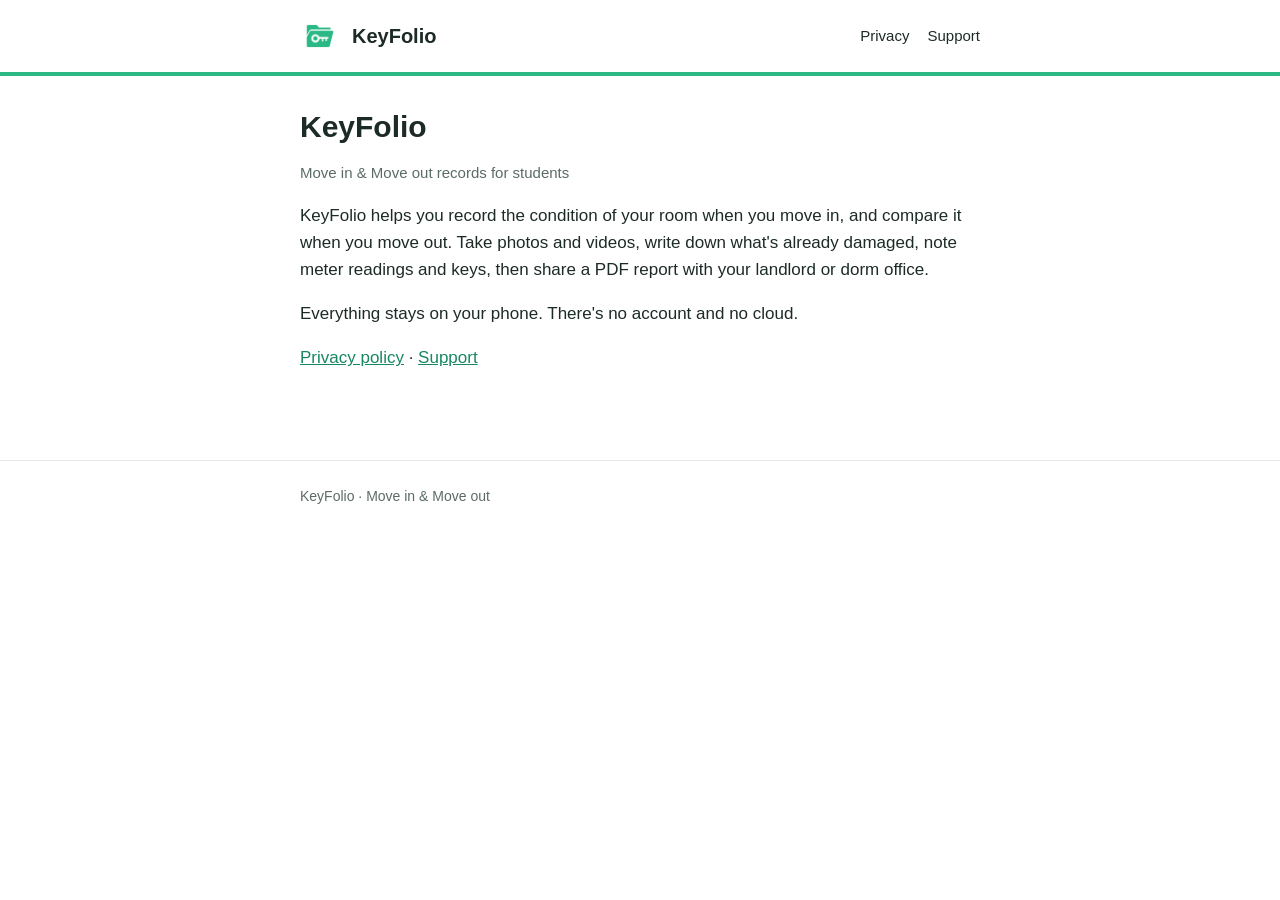
<file: index.html>
<!doctype html>
<html lang="en">
<head>
<meta charset="utf-8">
<meta name="viewport" content="width=device-width, initial-scale=1">
<title>KeyFolio</title>
<link rel="icon" href="icon.png">
<link rel="stylesheet" href="style.css">
</head>
<body>
<header><div class="wrap"><img src="icon.png" alt=""><a href="./">KeyFolio</a>
<nav><a href="privacy.html">Privacy</a><a href="support.html">Support</a></nav></div></header>
<main class="wrap">
<h1>KeyFolio</h1>
<p class="muted">Move in &amp; Move out records for students</p>
<p>KeyFolio helps you record the condition of your room when you move in, and compare it when you move out. Take photos and videos, write down what's already damaged, note meter readings and keys, then share a PDF report with your landlord or dorm office.</p>
<p>Everything stays on your phone. There's no account and no cloud.</p>
<p><a href="privacy.html">Privacy policy</a> &middot; <a href="support.html">Support</a></p>
</main>
<footer><div class="wrap">KeyFolio &middot; Move in &amp; Move out</div></footer>
</body>
</html>
</file>
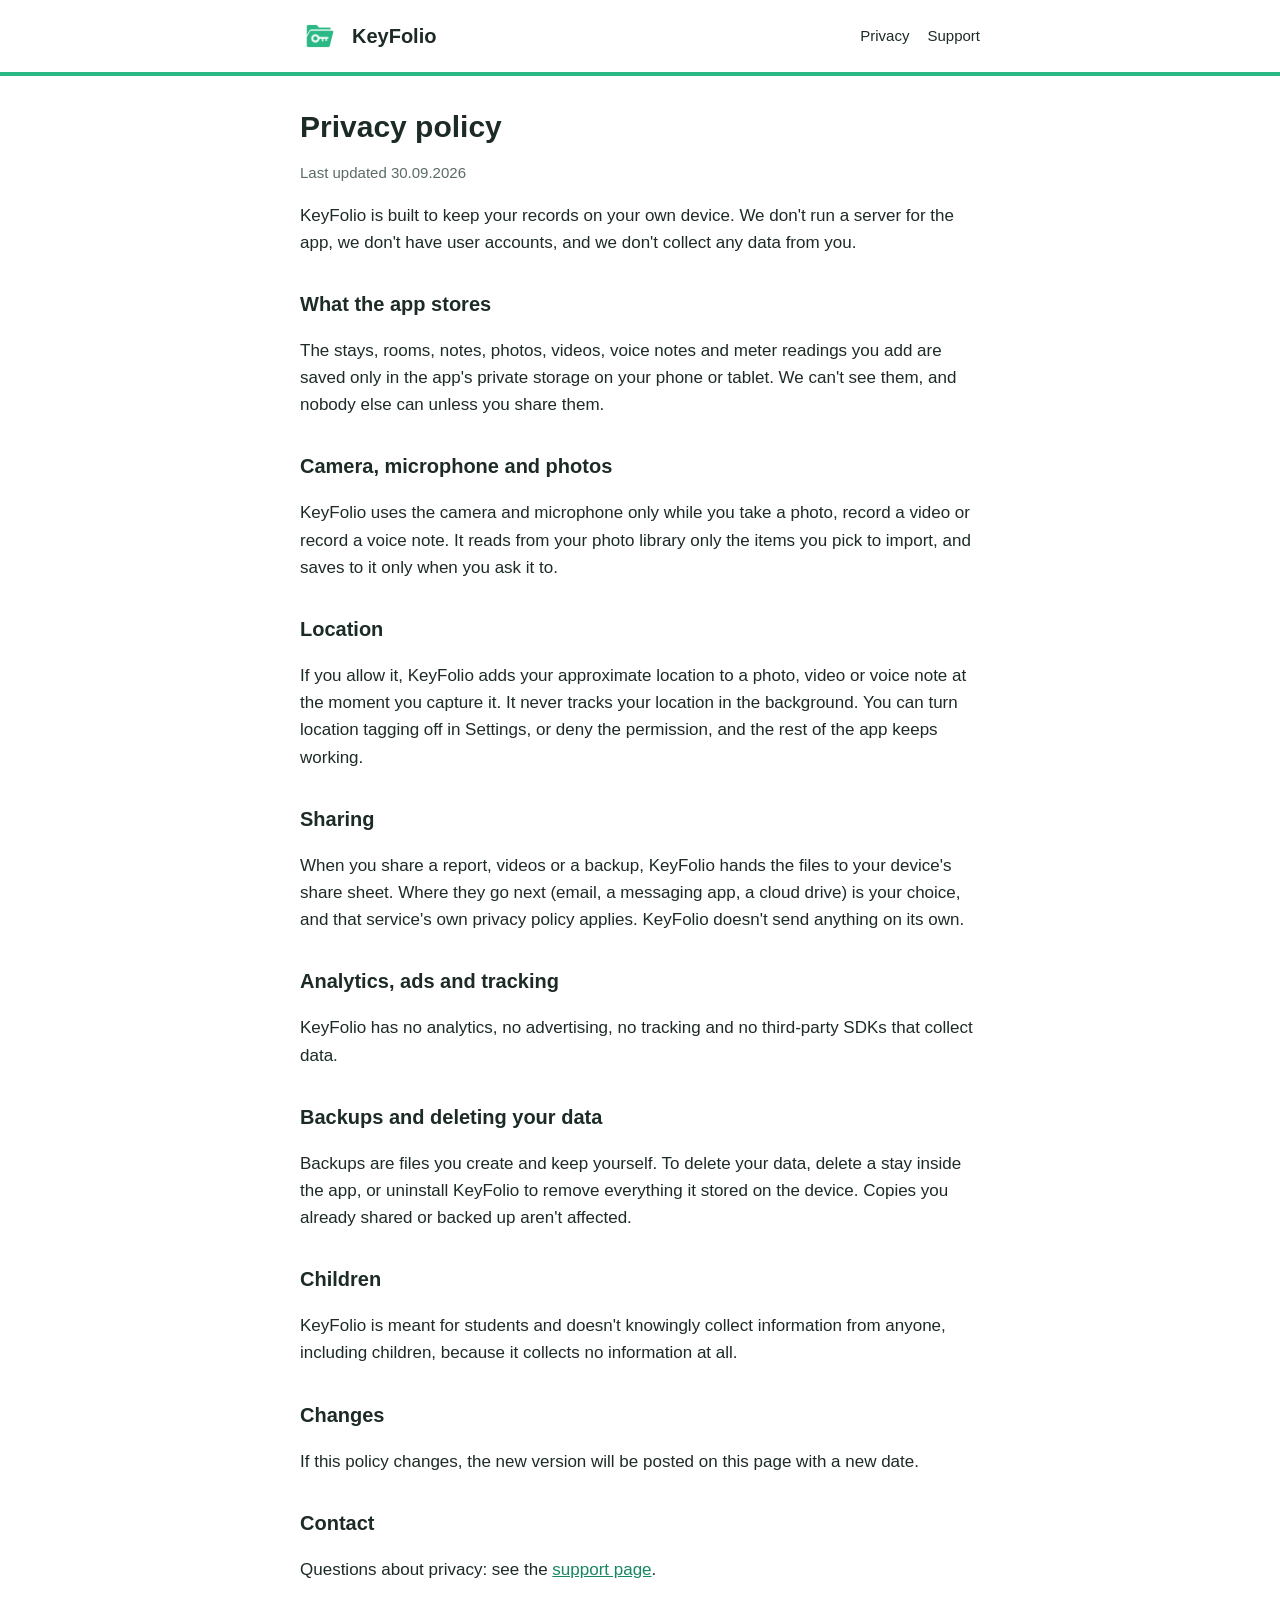
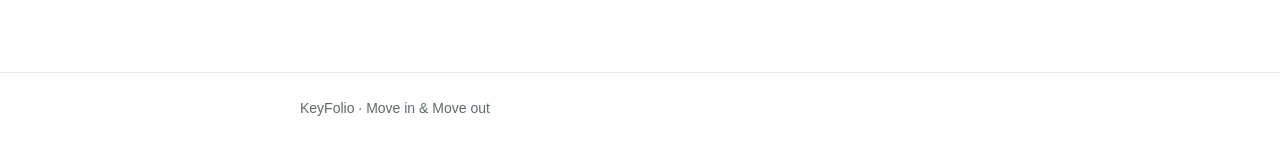
<file: privacy.html>
<!doctype html>
<html lang="en">
<head>
<meta charset="utf-8">
<meta name="viewport" content="width=device-width, initial-scale=1">
<title>Privacy policy - KeyFolio</title>
<link rel="icon" href="icon.png">
<link rel="stylesheet" href="style.css">
</head>
<body>
<header><div class="wrap"><img src="icon.png" alt=""><a href="./">KeyFolio</a>
<nav><a href="privacy.html">Privacy</a><a href="support.html">Support</a></nav></div></header>
<main class="wrap">
<h1>Privacy policy</h1>
<p class="muted">Last updated 30.09.2026</p>

<p>KeyFolio is built to keep your records on your own device. We don't run a server for the app, we don't have user accounts, and we don't collect any data from you.</p>

<h2>What the app stores</h2>
<p>The stays, rooms, notes, photos, videos, voice notes and meter readings you add are saved only in the app's private storage on your phone or tablet. We can't see them, and nobody else can unless you share them.</p>

<h2>Camera, microphone and photos</h2>
<p>KeyFolio uses the camera and microphone only while you take a photo, record a video or record a voice note. It reads from your photo library only the items you pick to import, and saves to it only when you ask it to.</p>

<h2>Location</h2>
<p>If you allow it, KeyFolio adds your approximate location to a photo, video or voice note at the moment you capture it. It never tracks your location in the background. You can turn location tagging off in Settings, or deny the permission, and the rest of the app keeps working.</p>

<h2>Sharing</h2>
<p>When you share a report, videos or a backup, KeyFolio hands the files to your device's share sheet. Where they go next (email, a messaging app, a cloud drive) is your choice, and that service's own privacy policy applies. KeyFolio doesn't send anything on its own.</p>

<h2>Analytics, ads and tracking</h2>
<p>KeyFolio has no analytics, no advertising, no tracking and no third-party SDKs that collect data.</p>

<h2>Backups and deleting your data</h2>
<p>Backups are files you create and keep yourself. To delete your data, delete a stay inside the app, or uninstall KeyFolio to remove everything it stored on the device. Copies you already shared or backed up aren't affected.</p>

<h2>Children</h2>
<p>KeyFolio is meant for students and doesn't knowingly collect information from anyone, including children, because it collects no information at all.</p>

<h2>Changes</h2>
<p>If this policy changes, the new version will be posted on this page with a new date.</p>

<h2>Contact</h2>
<p>Questions about privacy: see the <a href="support.html">support page</a>.</p>
</main>
<footer><div class="wrap">KeyFolio &middot; Move in &amp; Move out</div></footer>
</body>
</html>
</file>
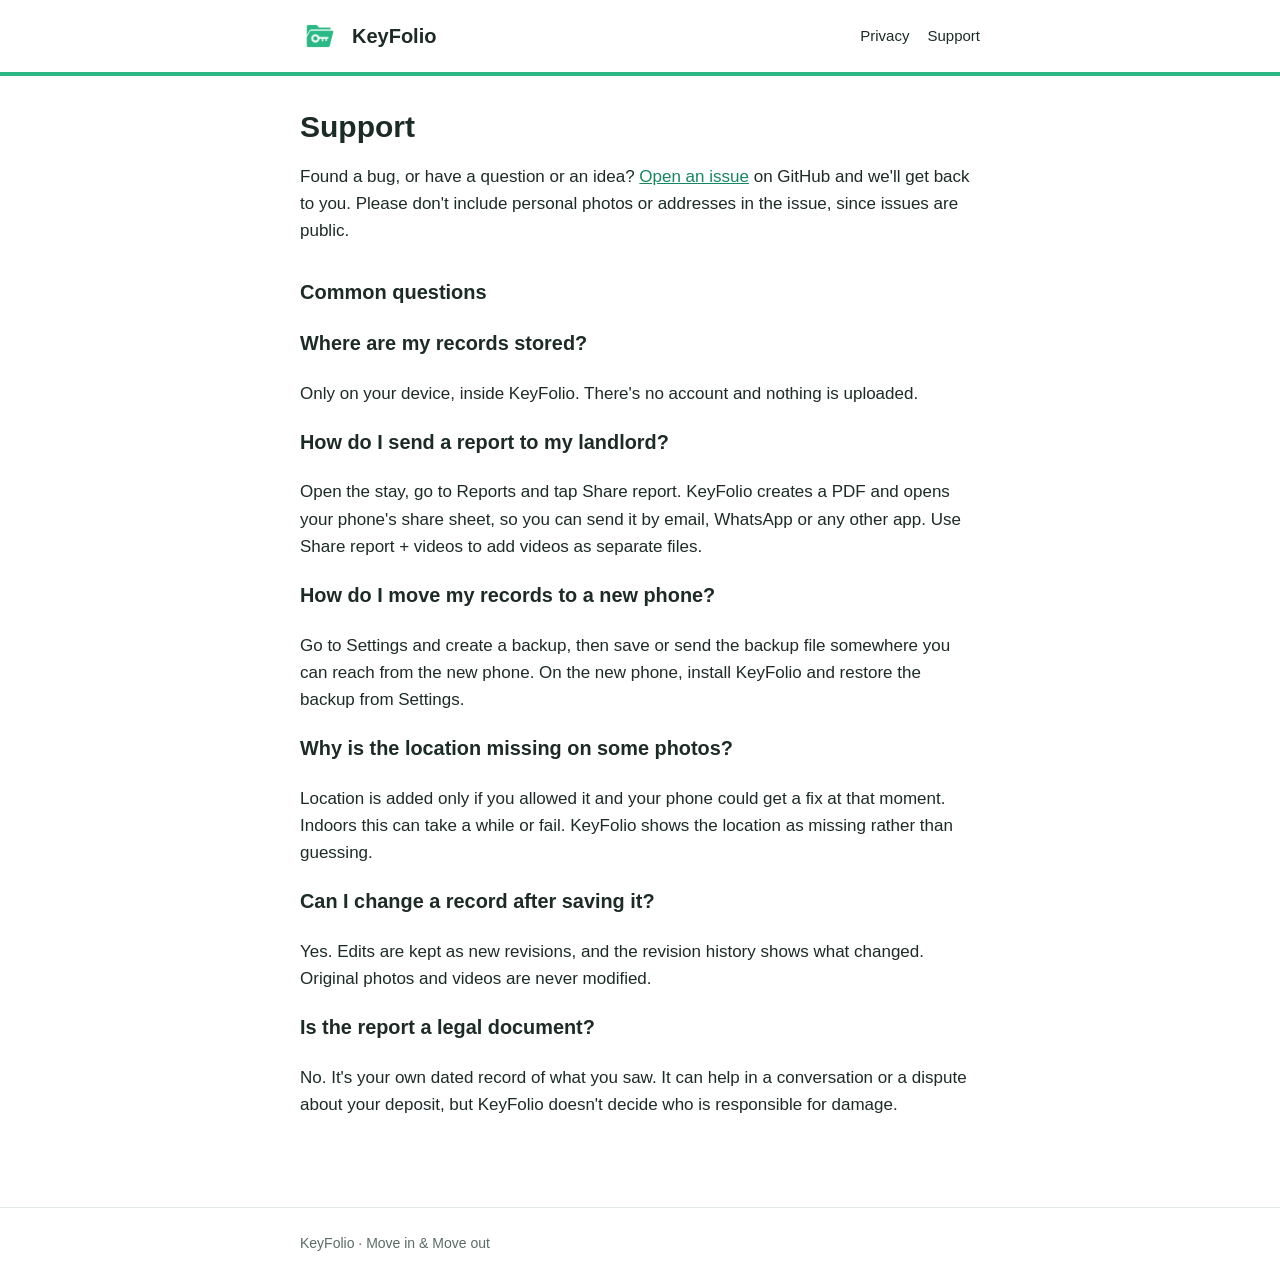
<file: support.html>
<!doctype html>
<html lang="en">
<head>
<meta charset="utf-8">
<meta name="viewport" content="width=device-width, initial-scale=1">
<title>Support - KeyFolio</title>
<link rel="icon" href="icon.png">
<link rel="stylesheet" href="style.css">
</head>
<body>
<header><div class="wrap"><img src="icon.png" alt=""><a href="./">KeyFolio</a>
<nav><a href="privacy.html">Privacy</a><a href="support.html">Support</a></nav></div></header>
<main class="wrap">
<h1>Support</h1>
<p>Found a bug, or have a question or an idea? <a href="https://github.com/Darkgoatie/keyfolio-site/issues/new">Open an issue</a> on GitHub and we'll get back to you. Please don't include personal photos or addresses in the issue, since issues are public.</p>

<h2>Common questions</h2>

<h3>Where are my records stored?</h3>
<p>Only on your device, inside KeyFolio. There's no account and nothing is uploaded.</p>

<h3>How do I send a report to my landlord?</h3>
<p>Open the stay, go to Reports and tap Share report. KeyFolio creates a PDF and opens your phone's share sheet, so you can send it by email, WhatsApp or any other app. Use Share report + videos to add videos as separate files.</p>

<h3>How do I move my records to a new phone?</h3>
<p>Go to Settings and create a backup, then save or send the backup file somewhere you can reach from the new phone. On the new phone, install KeyFolio and restore the backup from Settings.</p>

<h3>Why is the location missing on some photos?</h3>
<p>Location is added only if you allowed it and your phone could get a fix at that moment. Indoors this can take a while or fail. KeyFolio shows the location as missing rather than guessing.</p>

<h3>Can I change a record after saving it?</h3>
<p>Yes. Edits are kept as new revisions, and the revision history shows what changed. Original photos and videos are never modified.</p>

<h3>Is the report a legal document?</h3>
<p>No. It's your own dated record of what you saw. It can help in a conversation or a dispute about your deposit, but KeyFolio doesn't decide who is responsible for damage.</p>
</main>
<footer><div class="wrap">KeyFolio &middot; Move in &amp; Move out</div></footer>
</body>
</html>
</file>
<file: style.css>
:root { --green: #2AB985; --ink: #1d2b26; --muted: #5b6b65; }
* { box-sizing: border-box; }
body { margin: 0; font: 17px/1.6 -apple-system, BlinkMacSystemFont, "Segoe UI", Roboto, sans-serif; color: var(--ink); background: #fff; }
header { border-bottom: 4px solid var(--green); }
.wrap { max-width: 720px; margin: 0 auto; padding: 24px 20px; }
header .wrap { display: flex; align-items: center; gap: 12px; padding: 16px 20px; }
header img { width: 40px; height: 40px; border-radius: 9px; }
header a { color: var(--ink); text-decoration: none; font-weight: 600; font-size: 20px; }
nav { margin-left: auto; display: flex; gap: 18px; font-size: 15px; }
nav a { font-weight: 500; font-size: 15px; }
h1 { font-size: 30px; line-height: 1.25; margin: 8px 0 4px; }
h2 { font-size: 20px; margin-top: 32px; }
a { color: #17875f; }
.muted { color: var(--muted); font-size: 15px; }
footer { color: var(--muted); font-size: 14px; border-top: 1px solid #e3e9e6; margin-top: 48px; }
</file>
